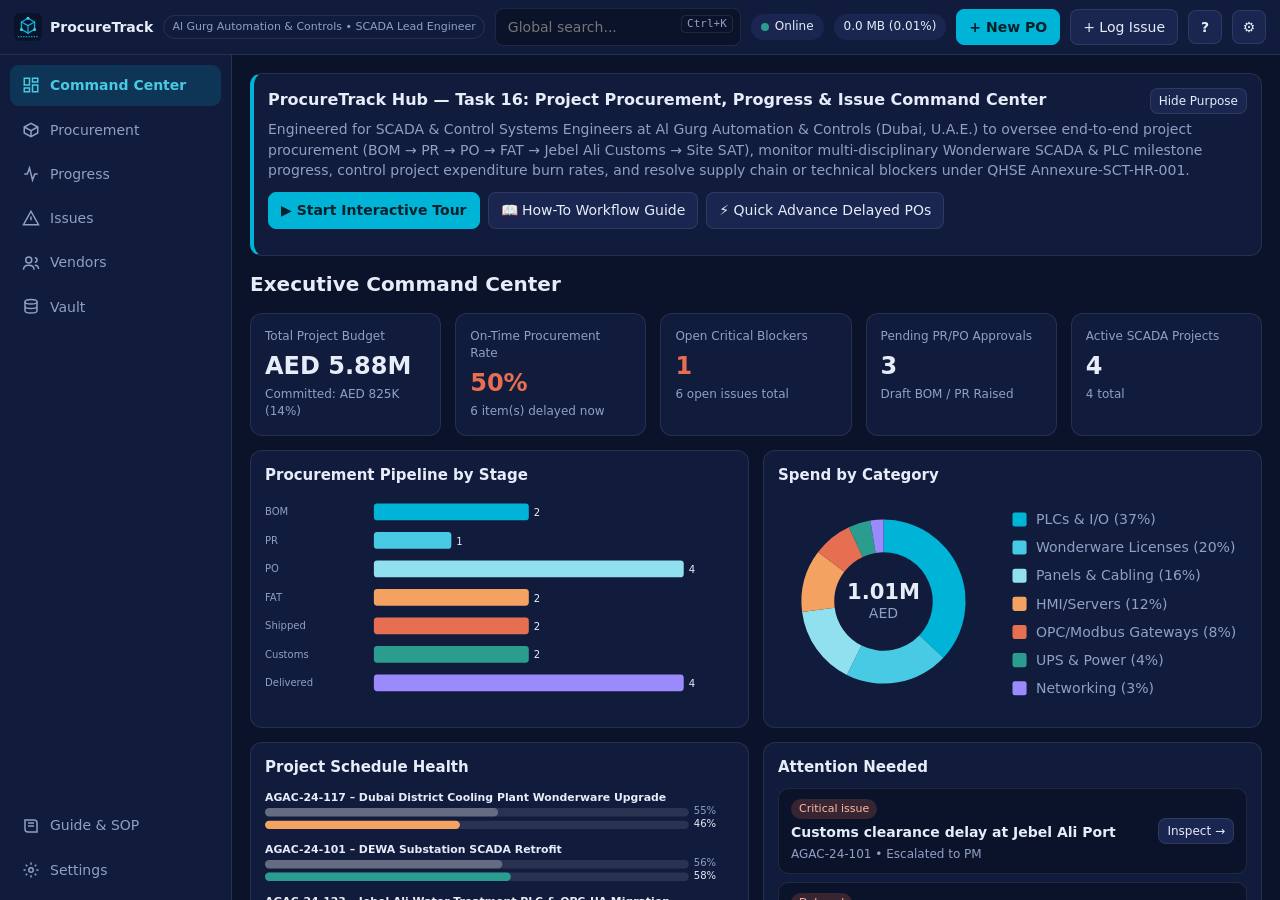
<file: index.html>
<!doctype html>
<html lang="en">
<head>
<meta charset="utf-8">
<meta name="viewport" content="width=device-width,initial-scale=1,viewport-fit=cover">
<title>ProcureTrack Dashboard</title>
<meta name="description" content="Offline-first procurement, project progress and issue tracking hub for SCADA engineering.">
<meta name="theme-color" content="#00B4D8">
<meta name="color-scheme" content="dark">
<meta name="mobile-web-app-capable" content="yes">
<meta name="apple-mobile-web-app-capable" content="yes">
<meta name="apple-mobile-web-app-status-bar-style" content="black-translucent">
<meta name="apple-mobile-web-app-title" content="ProcureTrack">
<link rel="manifest" href="manifest.webmanifest">
<link rel="icon" href="favicon.ico" sizes="any">
<link rel="icon" type="image/svg+xml" href="favicon.svg">
<link rel="icon" type="image/png" sizes="32x32" href="icons/favicon-32x32.png">
<link rel="icon" type="image/png" sizes="16x16" href="icons/favicon-16x16.png">
<link rel="apple-touch-icon" href="apple-touch-icon.png">
<link rel="stylesheet" href="css/styles.css">
<script>try{var t=localStorage.getItem("pt-theme");if(t)document.documentElement.setAttribute("data-theme",t)}catch(e){}</script>
</head>
<body>
<header class="topbar" role="banner">
  <div class="brand"><img src="assets/logo.svg" alt="" width="28" height="28"><span>ProcureTrack</span></div>
  <span class="badge company">Al Gurg Automation &amp; Controls &bull; SCADA Engineering</span>
  <div class="search"><input id="gsearch" type="search" placeholder="Global search..." aria-label="Global search" autocomplete="off"><kbd>Ctrl+K</kbd><div id="gresults" class="results hidden"></div></div>
  <span class="pill" id="net-pill" title="Connectivity"><span class="dot"></span><span id="net-label">Online</span></span>
  <span class="pill" id="quota-pill" title="Storage used">...</span>
  <button class="btn hidden" id="install-btn">Install App</button>
  <button class="btn primary" id="q-po">+ New PO</button>
  <button class="btn" id="q-issue">+ Log Issue</button>
  <button class="btn icon" id="help-btn" title="Help &amp; Guide (G)" aria-label="Help and guide">?</button>
  <button class="btn icon" id="settings-btn" title="Quick settings" aria-label="Open settings drawer">&#9881;</button>
</header>
<div class="layout">
  <nav class="sidebar" aria-label="Main navigation">
    <button class="nav active" data-view="dashboard"><svg viewBox="0 0 24 24" fill="none" stroke="currentColor" stroke-width="2"><rect x="3" y="3" width="7" height="9"/><rect x="14" y="3" width="7" height="5"/><rect x="14" y="12" width="7" height="9"/><rect x="3" y="16" width="7" height="5"/></svg><span>Command Center</span></button>
    <button class="nav" data-view="procurement"><svg viewBox="0 0 24 24" fill="none" stroke="currentColor" stroke-width="2"><path d="M21 8l-9-5-9 5v8l9 5 9-5z"/><path d="M3 8l9 5 9-5M12 13v8"/></svg><span>Procurement</span></button>
    <button class="nav" data-view="progress"><svg viewBox="0 0 24 24" fill="none" stroke="currentColor" stroke-width="2"><path d="M3 12h4l3-8 4 16 3-8h4"/></svg><span>Progress</span></button>
    <button class="nav" data-view="issues"><svg viewBox="0 0 24 24" fill="none" stroke="currentColor" stroke-width="2"><path d="M12 3l10 18H2z"/><path d="M12 10v5M12 18v.01"/></svg><span>Issues</span></button>
    <button class="nav" data-view="vendors"><svg viewBox="0 0 24 24" fill="none" stroke="currentColor" stroke-width="2"><circle cx="9" cy="8" r="4"/><path d="M2 21c0-4 3-6 7-6s7 2 7 6M17 11a3 3 0 100-6M22 20c0-3-2-5-5-5"/></svg><span>Vendors</span></button>
    <button class="nav" data-view="vault"><svg viewBox="0 0 24 24" fill="none" stroke="currentColor" stroke-width="2"><ellipse cx="12" cy="5" rx="8" ry="3"/><path d="M4 5v6c0 1.7 3.6 3 8 3s8-1.3 8-3V5M4 11v6c0 1.7 3.6 3 8 3s8-1.3 8-3v-6"/></svg><span>Vault</span></button>
    <span class="nav-gap"></span>
    <button class="nav" data-view="guide"><svg viewBox="0 0 24 24" fill="none" stroke="currentColor" stroke-width="2"><path d="M4 4h12a4 4 0 014 4v12H8a4 4 0 01-4-4z"/><path d="M8 8h8M8 12h8"/></svg><span>Guide &amp; SOP</span></button>
    <button class="nav" data-view="settings"><svg viewBox="0 0 24 24" fill="none" stroke="currentColor" stroke-width="2"><circle cx="12" cy="12" r="3"/><path d="M12 2v3M12 19v3M2 12h3M19 12h3M5 5l2 2M17 17l2 2M19 5l-2 2M7 17l-2 2"/></svg><span>Settings</span></button>
  </nav>
  <main id="view" tabindex="-1" aria-live="polite"><p class="muted">Loading local database...</p></main>
</div>
<div class="modal-bg" id="modal" role="dialog" aria-modal="true" aria-labelledby="modal-title">
  <form class="modal" id="modal-form"><h2 id="modal-title"></h2><div class="form" id="modal-body"></div>
    <div class="modal-actions"><button type="button" class="btn danger hidden" id="modal-del">Delete</button><span style="flex:1"></span><button type="button" class="btn" id="modal-cancel">Cancel</button><button type="submit" class="btn primary" id="modal-save">Save</button></div></form>
</div>
<div class="drawer-bg" id="drawer-bg"></div>
<aside class="drawer" id="drawer" aria-label="Quick settings" aria-hidden="true"><div class="drawer-head"><h2>Settings</h2><button class="btn sm" id="drawer-close" aria-label="Close settings">&#10005;</button></div><div id="drawer-body"></div></aside>
<div class="banner" id="update-banner" role="alert"><span>A new version is available.</span><button class="btn sm" id="update-now">Update now</button></div>
<noscript><p style="padding:20px">ProcureTrack requires JavaScript.</p></noscript>
<script src="js/db.js"></script>
<script src="js/seed.js"></script>
<script src="js/charts.js"></script>
<script src="js/tour.js"></script>
<script src="js/app.js"></script>
</body>
</html>
</file>
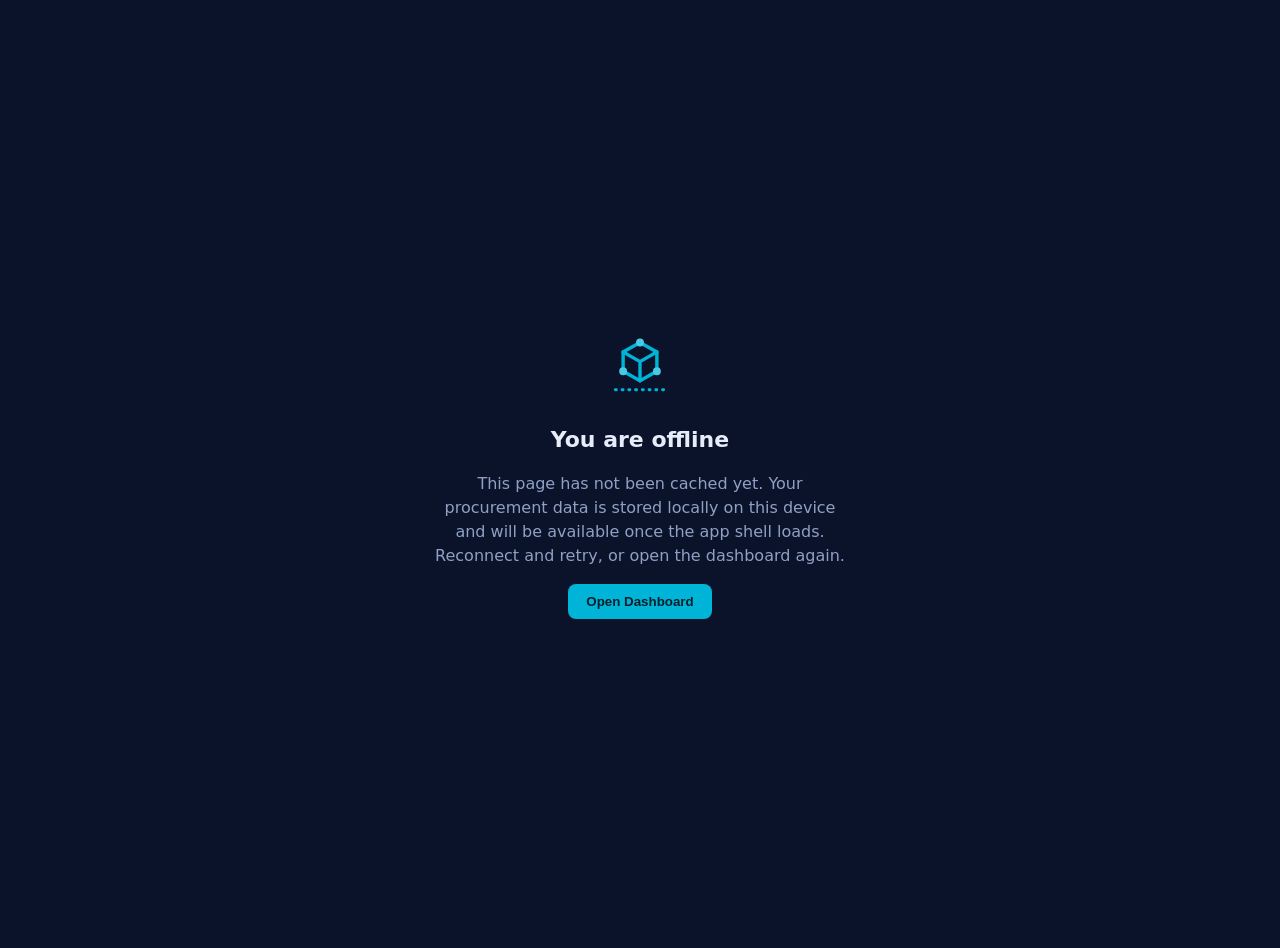
<file: offline.html>
<!doctype html>
<html lang="en">
<head>
<meta charset="utf-8">
<meta name="viewport" content="width=device-width,initial-scale=1">
<meta name="theme-color" content="#00B4D8">
<title>ProcureTrack - Offline</title>
<link rel="icon" href="favicon.svg" type="image/svg+xml">
<style>
body{margin:0;min-height:100vh;display:flex;align-items:center;justify-content:center;background:#0B132B;color:#E6ECF8;font:16px/1.5 system-ui,sans-serif;text-align:center;padding:24px}
.c{max-width:420px}img{width:72px;height:72px}h1{font-size:22px}p{color:#8FA0C4}
button{background:#00B4D8;color:#04202a;border:0;border-radius:8px;padding:10px 18px;font-weight:600;cursor:pointer}
</style>
</head>
<body>
<div class="c"><img src="assets/logo.svg" alt="ProcureTrack logo"><h1>You are offline</h1>
<p>This page has not been cached yet. Your procurement data is stored locally on this device and will be available once the app shell loads. Reconnect and retry, or open the dashboard again.</p>
<button onclick="location.href='./index.html'">Open Dashboard</button></div>
<script>window.addEventListener('online',function(){location.href='./index.html'});</script>
</body>
</html>
</file>
<file: css/styles.css>
:root,:root[data-theme="dark"]{--track:rgba(255,255,255,.1);--plan:rgba(255,255,255,.28);--hover:rgba(255,255,255,.04);--on-accent:#04202a;--ok-fg:#7be0d3;--warn-fg:#ffc999;--bad-fg:#ffb9a6;--navy:#0B132B;--navy2:#111C3D;--navy3:#1A2650;--cyan:#00B4D8;--cyan2:#48CAE4;--text:#E6ECF8;--muted:#8FA0C4;--ok:#2A9D8F;--warn:#F4A261;--bad:#E76F51;--line:rgba(255,255,255,.09);--r:12px;--sb:232px}
*{box-sizing:border-box}
html,body{margin:0;height:100%;background:var(--navy);color:var(--text);font:14px/1.45 system-ui,-apple-system,"Segoe UI",Roboto,sans-serif}
body{display:flex;flex-direction:column;min-height:100vh}
button,input,select,textarea{font:inherit;color:inherit}
a{color:var(--cyan2)}
.topbar{display:flex;align-items:center;gap:10px;padding:8px 14px;padding-top:max(8px,env(safe-area-inset-top));background:var(--navy2);border-bottom:1px solid var(--line);position:sticky;top:0;z-index:30;flex-wrap:wrap;app-region:drag}
.topbar>*{app-region:no-drag}
.brand{display:flex;align-items:center;gap:8px;font-weight:700}
.brand img{width:28px;height:28px}
.badge{font-size:11px;color:var(--muted);padding:3px 8px;border:1px solid var(--line);border-radius:99px;white-space:nowrap}
.search{flex:1;min-width:160px;max-width:420px;position:relative}
.search input{width:100%;padding:8px 54px 8px 12px;background:var(--navy);border:1px solid var(--line);border-radius:8px}
.search kbd{position:absolute;right:8px;top:7px;font-size:11px;color:var(--muted);border:1px solid var(--line);border-radius:4px;padding:0 5px}
.pill{display:inline-flex;align-items:center;gap:6px;font-size:12px;padding:4px 10px;border-radius:99px;background:var(--navy3)}
.dot{width:8px;height:8px;border-radius:50%;background:var(--ok)}
.offline .dot{background:var(--bad)}
.btn{background:var(--navy3);border:1px solid var(--line);padding:7px 12px;border-radius:8px;cursor:pointer;min-height:34px}
.btn:hover{border-color:var(--cyan)}
.btn.primary{background:var(--cyan);color:var(--on-accent);border-color:var(--cyan);font-weight:600}
.btn.danger{background:rgba(231,111,81,.15);border-color:var(--bad);color:var(--bad-fg)}
.btn.sm{padding:3px 8px;min-height:26px;font-size:12px}
.layout{display:flex;flex:1;min-height:0}
.sidebar{width:var(--sb);background:var(--navy2);border-right:1px solid var(--line);padding:10px;display:flex;flex-direction:column;gap:4px;flex-shrink:0}
.nav{display:flex;align-items:center;gap:10px;padding:10px 12px;border-radius:9px;color:var(--muted);cursor:pointer;background:none;border:0;text-align:left;width:100%}
.nav:hover{background:var(--navy3);color:var(--text)}
.nav.active{background:rgba(0,180,216,.16);color:var(--cyan2);font-weight:600}
.nav svg{width:18px;height:18px;flex-shrink:0}
main{flex:1;padding:18px;overflow:auto;min-width:0}
h1{font-size:20px;margin:0 0 14px}h2{font-size:15px;margin:0 0 10px}
.grid{display:grid;gap:14px}
.kpis{grid-template-columns:repeat(auto-fit,minmax(180px,1fr))}
.cols2{grid-template-columns:repeat(auto-fit,minmax(340px,1fr))}
.card{background:var(--navy2);border:1px solid var(--line);border-radius:var(--r);padding:14px}
.kpi .v{font-size:24px;font-weight:700;margin-top:4px}
.kpi .l{font-size:12px;color:var(--muted)}
.kpi .s{font-size:12px;color:var(--muted);margin-top:2px}
.kpi.bad .v{color:var(--bad)}.kpi.ok .v{color:var(--ok)}
.toolbar{display:flex;flex-wrap:wrap;gap:8px;align-items:center;margin-bottom:12px}
.toolbar input,.toolbar select,.field input,.field select,.field textarea{background:var(--navy);border:1px solid var(--line);border-radius:8px;padding:7px 10px}
.tablewrap{overflow:auto;border:1px solid var(--line);border-radius:var(--r);background:var(--navy2)}
table{border-collapse:collapse;width:100%;min-width:760px}
th,td{padding:8px 10px;text-align:left;border-bottom:1px solid var(--line);white-space:nowrap;max-width:320px;overflow:hidden;text-overflow:ellipsis}
th{position:sticky;top:0;background:var(--navy3);font-size:12px;color:var(--muted);text-transform:uppercase;letter-spacing:.04em;cursor:pointer}
tr:hover td{background:var(--hover)}
tr.delayed td:first-child{box-shadow:inset 3px 0 var(--bad)}
.tag{display:inline-block;font-size:11px;padding:2px 8px;border-radius:99px;background:var(--navy3)}
.tag.ok{background:rgba(42,157,143,.2);color:var(--ok-fg)}.tag.warn{background:rgba(244,162,97,.2);color:var(--warn-fg)}.tag.bad{background:rgba(231,111,81,.2);color:var(--bad-fg)}.tag.info{background:rgba(0,180,216,.18);color:var(--cyan2)}
.pager{display:flex;gap:8px;align-items:center;justify-content:flex-end;padding:10px;color:var(--muted)}
.modal-bg{position:fixed;inset:0;background:rgba(0,0,0,.6);display:none;align-items:flex-start;justify-content:center;z-index:50;overflow:auto;padding:20px}
.modal-bg.open{display:flex}
.modal{background:var(--navy2);border:1px solid var(--line);border-radius:var(--r);width:min(760px,100%);padding:18px}
.form{display:grid;grid-template-columns:repeat(auto-fit,minmax(200px,1fr));gap:10px}
.field{display:flex;flex-direction:column;gap:4px;font-size:12px;color:var(--muted)}
.field.wide{grid-column:1/-1}
.modal-actions{display:flex;gap:8px;justify-content:flex-end;margin-top:14px}
.progress{height:8px;background:var(--track);border-radius:99px;overflow:hidden}
.progress>i{display:block;height:100%;background:var(--cyan)}
.ch-lab{fill:var(--muted);font-size:12px}.ch-val{fill:var(--text);font-size:12px}.ch-big{fill:var(--text);font-size:18px;font-weight:700}
.chart-tip{position:fixed;display:none;background:#000c;color:#fff;padding:4px 8px;border-radius:6px;font-size:12px;pointer-events:none;z-index:99}
.banner{position:fixed;bottom:76px;left:50%;transform:translateX(-50%);background:var(--cyan);color:var(--on-accent);padding:10px 14px;border-radius:10px;display:none;gap:10px;align-items:center;z-index:70;box-shadow:0 6px 24px #0008}
.banner.show{display:flex}
.toast{position:fixed;bottom:20px;right:20px;background:var(--navy3);border:1px solid var(--cyan);padding:10px 14px;border-radius:10px;z-index:80}
.proj-card{display:flex;flex-direction:column;gap:8px}
.phase{display:grid;grid-template-columns:1.6fr 90px 1fr 120px 60px;gap:8px;align-items:center;padding:6px 0;border-bottom:1px solid var(--line)}
.muted{color:var(--muted)}
.hidden{display:none!important}
.results{position:absolute;left:0;right:0;top:100%;background:var(--navy2);border:1px solid var(--line);border-radius:8px;max-height:320px;overflow:auto;z-index:60}
.results div{padding:8px 10px;cursor:pointer}.results div:hover{background:var(--navy3)}
@media (max-width:820px){
 body{padding-bottom:62px}
 .sidebar{position:fixed;bottom:0;left:0;right:0;width:auto;flex-direction:row;justify-content:space-around;padding:4px 4px max(4px,env(safe-area-inset-bottom));z-index:40;border-right:0;border-top:1px solid var(--line)}
 .nav{flex-direction:column;gap:2px;padding:6px 2px;font-size:10px;justify-content:center;align-items:center;text-align:center;flex:1}
 .nav span{max-width:56px;overflow:hidden;text-overflow:ellipsis;white-space:nowrap}
 .badge.company{display:none}
 .phase{grid-template-columns:1fr 70px}
 .phase>*:nth-child(n+3){grid-column:span 2}
 .banner{bottom:90px}
 main{padding:12px}
}
@media (display-mode:window-controls-overlay){.topbar{padding-left:env(titlebar-area-x,14px);padding-right:14px;min-height:env(titlebar-area-height,40px)}}
@media print{.topbar,.sidebar,.btn{display:none}}
@media (prefers-reduced-motion:reduce){*{transition:none!important;animation:none!important}}

/* ===== v2: themes ===== */
:root[data-theme="slate"]{--track:rgba(255,255,255,.2);--plan:rgba(255,255,255,.5);--hover:rgba(255,255,255,.08);--on-accent:#00131a;--ok-fg:#8ff0e2;--warn-fg:#ffd2a3;--bad-fg:#ffc2b0;--navy:#0E1114;--navy2:#171B20;--navy3:#242B33;--cyan:#33D1FF;--cyan2:#8CE6FF;--text:#FFFFFF;--muted:#C2CAD4;--line:rgba(255,255,255,.32);--ok:#3FD1BE;--warn:#FFB066;--bad:#FF8A6B}
:root[data-theme="light"]{--track:rgba(15,27,51,.12);--plan:rgba(15,27,51,.32);--hover:rgba(15,27,51,.05);--on-accent:#FFFFFF;--ok-fg:#116458;--warn-fg:#8A4509;--bad-fg:#A22B1B;--navy:#EEF2F8;--navy2:#FFFFFF;--navy3:#E2E8F2;--cyan:#0077A6;--cyan2:#005A80;--text:#0F1B33;--muted:#4D5D7A;--line:rgba(15,27,51,.16);--ok:#1B7F73;--warn:#B35C14;--bad:#C0392B}
:root[data-theme="light"] .chart-tip{background:#0F1B33ee}
:root[data-theme="light"] .nav.active{background:rgba(0,119,166,.12)}
:root[data-theme="light"] .banner,:root[data-theme="light"] .toast{box-shadow:0 6px 24px #0003}
.ch-track{fill:var(--track)}.ch-plan{fill:var(--plan)}.ch-name{fill:var(--text);font-size:13px;font-weight:600}
/* ===== v2: layout ===== */
.page-head{display:flex;align-items:center;justify-content:space-between;gap:12px;flex-wrap:wrap;margin-bottom:14px}
.page-head h1{margin:0}
.btn.icon{width:34px;padding:0;font-weight:700}
.nav-gap{flex:1}
.compact th,.compact td{padding:3px 8px;font-size:12.5px}
.compact .btn.sm{min-height:22px;padding:1px 6px}
.form>.wide{grid-column:1/-1}
.acts{display:flex;gap:6px}
/* purpose banner */
.purpose{margin-bottom:14px;border-left:4px solid var(--cyan)}
.purpose-head{display:flex;justify-content:space-between;gap:12px;align-items:flex-start}
.purpose-head h2{font-size:16px;margin:0 0 8px}
.purpose p{margin:0 0 12px;color:var(--muted);max-width:980px}
/* attention cards */
.attn{display:flex;gap:10px;align-items:center;justify-content:space-between;padding:10px 12px;border:1px solid var(--line);border-radius:10px;background:var(--navy);margin-bottom:8px}
.attn-main{min-width:0;display:flex;flex-direction:column;gap:3px;align-items:flex-start}
.attn-title{font-weight:600;white-space:normal}
.attn-sub{font-size:12px}
.qa-list{max-height:60vh;overflow:auto}
/* progress cards */
.proj-grid{grid-template-columns:repeat(auto-fit,minmax(min(520px,100%),1fr))}
.phase2{padding:10px 0;border-bottom:1px solid var(--line)}
.phase2:last-child{border-bottom:0}
.ph-top{display:flex;gap:10px;align-items:center;flex-wrap:wrap;margin-bottom:6px}
.ph-name{font-weight:600;flex:1;min-width:200px}
.ph-hrs{font-variant-numeric:tabular-nums}
.ph-ctl{display:flex;gap:10px;align-items:center;margin-top:6px}
.ph-ctl input[type=range]{flex:1;accent-color:var(--cyan);min-width:120px}
.ph-pct{min-width:44px;text-align:right}
.progress.big{height:12px}
.progress.big>i{transition:width .25s}
/* stacked storage meter */
.stackbar{display:flex;height:14px;border-radius:999px;overflow:hidden;background:var(--track);gap:2px}
.stackbar span{display:block;min-width:3px}
.legend{display:flex;flex-wrap:wrap;gap:6px 14px;margin:10px 0;font-size:12px;color:var(--muted)}
.legend i{display:inline-block;width:10px;height:10px;border-radius:3px;margin-right:5px}
/* guide */
.flow{display:flex;gap:8px;align-items:stretch;flex-wrap:wrap;margin-bottom:14px}
.flow-step{flex:1;min-width:150px;background:var(--navy);border:1px solid var(--line);border-radius:10px;padding:10px 12px;cursor:pointer;text-align:left;display:flex;flex-direction:column;gap:4px}
.flow-step b{color:var(--cyan2);font-size:12px}
.flow-step.active{border-color:var(--cyan);background:rgba(0,180,216,.12)}
.flow-arrow{align-self:center;color:var(--muted)}
.cols3{grid-template-columns:repeat(auto-fit,minmax(240px,1fr))}
.stage-detail h3{font-size:13px;margin:0 0 6px;color:var(--cyan2)}
.stage-detail ul{margin:0;padding-left:18px}
.chk{display:flex;gap:8px;align-items:flex-start;margin-bottom:6px}
details.sop{border:1px solid var(--line);border-radius:10px;padding:8px 12px;margin-bottom:8px;background:var(--navy)}
details.sop summary{cursor:pointer;font-weight:600}
details.sop ol{margin:8px 0 2px;padding-left:20px}
.guide-stack>.card{margin-bottom:14px}
kbd.k{border:1px solid var(--line);border-bottom-width:2px;border-radius:5px;padding:1px 7px;background:var(--navy);font-size:12px}
/* settings */
.settings-form{display:grid;gap:14px;max-width:980px}
.field.row{flex-direction:row;align-items:center;gap:8px;color:var(--text);font-size:14px}
.field.row input{width:auto}
/* drawer */
.drawer-bg{position:fixed;inset:0;background:rgba(0,0,0,.5);display:none;z-index:90}
.drawer-bg.open{display:block}
.drawer{position:fixed;top:0;right:0;bottom:0;width:min(460px,100%);background:var(--navy);border-left:1px solid var(--line);z-index:91;transform:translateX(105%);transition:transform .22s;overflow:auto;padding:14px}
.drawer.open{transform:none}
.drawer-head{display:flex;justify-content:space-between;align-items:center;margin-bottom:12px}
.drawer-head h2{margin:0}
/* tour */
.tour-spot{position:fixed;z-index:200;border:2px solid var(--cyan);border-radius:10px;box-shadow:0 0 0 9999px rgba(0,0,0,.66);pointer-events:none;transition:all .2s}
.tour-tip{position:fixed;z-index:201;width:min(340px,calc(100vw - 24px));background:var(--navy2);color:var(--text);border:1px solid var(--cyan);border-radius:12px;padding:14px;box-shadow:0 10px 40px #000a}
.tour-tip h3{margin:2px 0 6px;font-size:15px}.tour-tip p{margin:0 0 12px;color:var(--muted)}
.tour-tip .tour-n{font-size:11px;color:var(--cyan2)}
.tour-btns{display:flex;gap:8px;justify-content:flex-end;align-items:center}
.tour-btns .skip{margin-right:auto}
@media (max-width:820px){.nav-gap{display:none}.nav{min-width:0}.topbar .btn.icon{display:inline-flex;align-items:center;justify-content:center}.flow-arrow{display:none}.proj-grid{grid-template-columns:1fr}}
</file>
